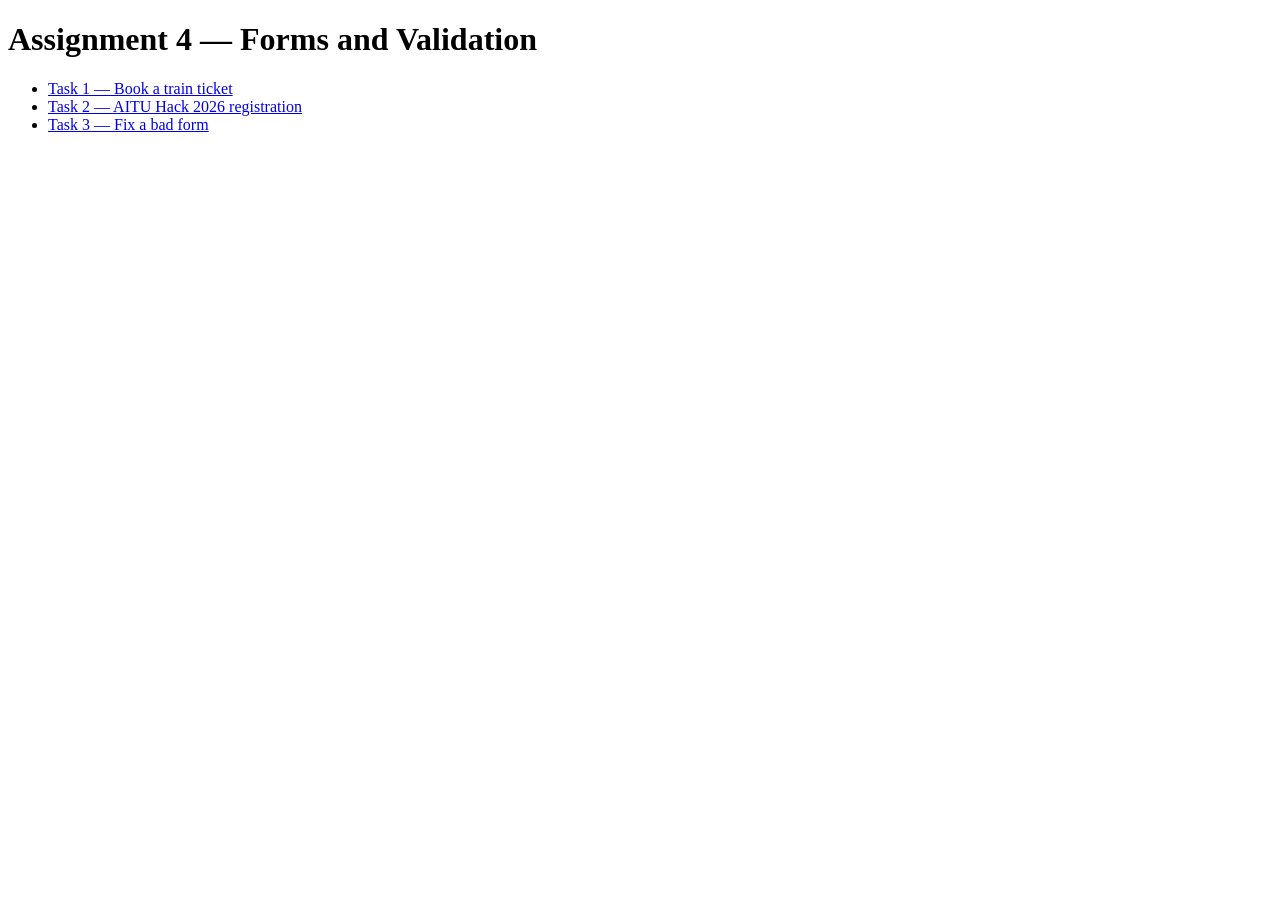
<file: index.html>
<!DOCTYPE html>
<html lang="en">
<head>
  <meta charset="UTF-8">
  <meta name="viewport" content="width=device-width, initial-scale=1.0">
  <title>Assignment 4 — Forms and Validation</title>
</head>
<body>
  <h1>Assignment 4 — Forms and Validation</h1>
  <ul>
    <li><a href="task1/task1.html">Task 1 — Book a train ticket</a></li>
    <li><a href="task2/task2.html">Task 2 — AITU Hack 2026 registration</a></li>
    <li><a href="task3/task3.html">Task 3 — Fix a bad form</a></li>
  </ul>
</body>
</html>
</file>
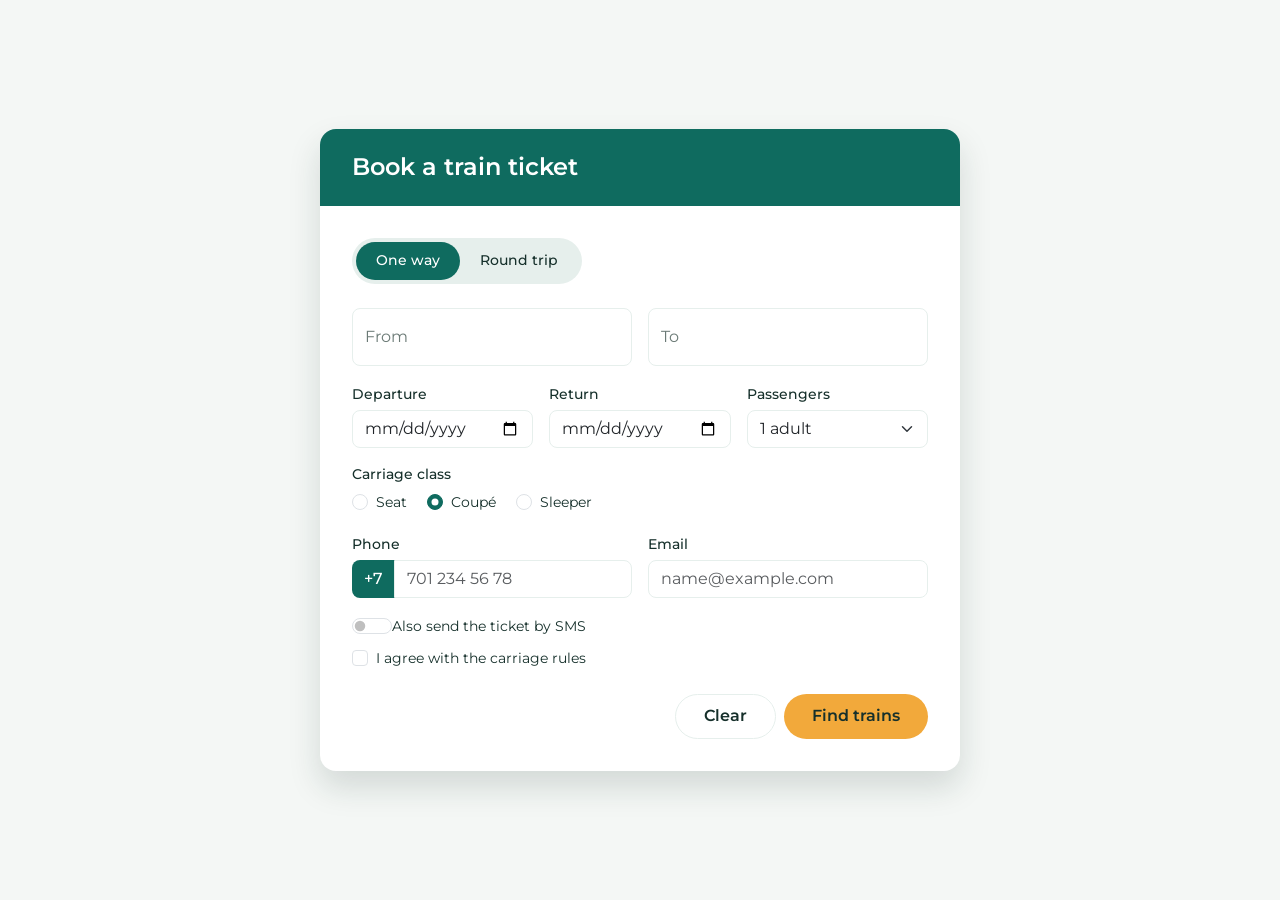
<file: task1/task1.html>
<!DOCTYPE html>
<html lang="en">
<head>
  <meta charset="UTF-8">
  <meta name="viewport" content="width=device-width, initial-scale=1.0">
  <title>Book a train ticket</title>

  <link href="https://cdn.jsdelivr.net/npm/bootstrap@5.3.3/dist/css/bootstrap.min.css" rel="stylesheet">
  <link href="https://fonts.googleapis.com/css2?family=Montserrat:wght@400;500;600;700&display=swap" rel="stylesheet">
  <link rel="stylesheet" href="task1.css">
</head>
<body>

  <div class="ticket-wrapper">
    <div class="ticket-card">
      <div class="ticket-card__header">
        <h2 class="ticket-card__title">Book a train ticket</h2>
      </div>
      <div class="ticket-card__body">
 <form novalidate>
    <div class="trip-toggle" role="radiogroup" aria-label="Trip type">
    <input type="radio" class="btn-check" name="tripType" id="oneWay" autocomplete="off" checked>
    <label class="trip-toggle__btn" for="oneWay">One way</label>

    <input type="radio" class="btn-check" name="tripType" id="roundTrip" autocomplete="off">
    <label class="trip-toggle__btn" for="roundTrip">Round trip</label>
  </div>
  <div class="row g-3 mb-3">
  <div class="col-12 col-md-6">
    <div class="form-floating">
      <input type="text" class="form-control" id="fromCity" placeholder="City" required>
      <label for="fromCity">From</label>
    </div>
  </div>
  <div class="col-12 col-md-6">
    <div class="form-floating">
      <input type="text" class="form-control" id="toCity" placeholder="City" required>
      <label for="toCity">To</label>
    </div>
  </div>
</div>
<div class="row g-3 mb-3">
  <div class="col-12 col-md-4">
    <label for="departure" class="form-label">Departure</label>
    <input type="date" class="form-control" id="departure" required>
  </div>
  <div class="col-12 col-md-4">
    <label for="returnDate" class="form-label">Return</label>
    <input type="date" class="form-control" id="returnDate">
  </div>
  <div class="col-12 col-md-4">
    <label for="passengers" class="form-label">Passengers</label>
    <select class="form-select" id="passengers" required>
      <option value="1" selected>1 adult</option>
      <option value="2">2 adults</option>
      <option value="3">3 adults</option>
      <option value="4">4 adults</option>
      <option value="5">5 adults</option>
      <option value="6">6 adults</option>
    </select>
  </div>
</div>
<div class="mb-3">
  <label class="form-label d-block">Carriage class</label>

  <div class="form-check form-check-inline">
    <input class="form-check-input" type="radio" name="carriageClass" id="seat" value="seat" required>
    <label class="form-check-label" for="seat">Seat</label>
  </div>

  <div class="form-check form-check-inline">
    <input class="form-check-input" type="radio" name="carriageClass" id="coupe" value="coupe" checked>
    <label class="form-check-label" for="coupe">Coupé</label>
  </div>

  <div class="form-check form-check-inline">
    <input class="form-check-input" type="radio" name="carriageClass" id="sleeper" value="sleeper">
    <label class="form-check-label" for="sleeper">Sleeper</label>
  </div>
</div>
<div class="row g-3 mb-3">
  <div class="col-12 col-md-6">
    <label for="phone" class="form-label">Phone</label>
    <div class="input-group">
      <span class="input-group-text">+7</span>
      <input type="tel" class="form-control" id="phone" placeholder="701 234 56 78" required>
    </div>
  </div>
  <div class="col-12 col-md-6">
    <label for="email" class="form-label">Email</label>
    <input type="email" class="form-control" id="email" placeholder="name@example.com" required>
  </div>
</div>
<div class="form-check form-switch mb-2">
  <input class="form-check-input" type="checkbox" role="switch" id="smsNotify">
  <label class="form-check-label" for="smsNotify">Also send the ticket by SMS</label>
</div>

<div class="form-check mb-4">
  <input class="form-check-input" type="checkbox" id="agreement" required>
  <label class="form-check-label" for="agreement">I agree with the carriage rules</label>
</div>
<div class="d-flex flex-column-reverse flex-md-row justify-content-md-end gap-2 mt-2">
  <button type="reset" class="btn btn-outline-secondary ticket-btn">Clear</button>
  <button type="submit" class="btn ticket-btn ticket-btn--primary">Find trains</button>
</div>
</form>
      </div>
    </div>
  </div>

</body>
</html>
</file>
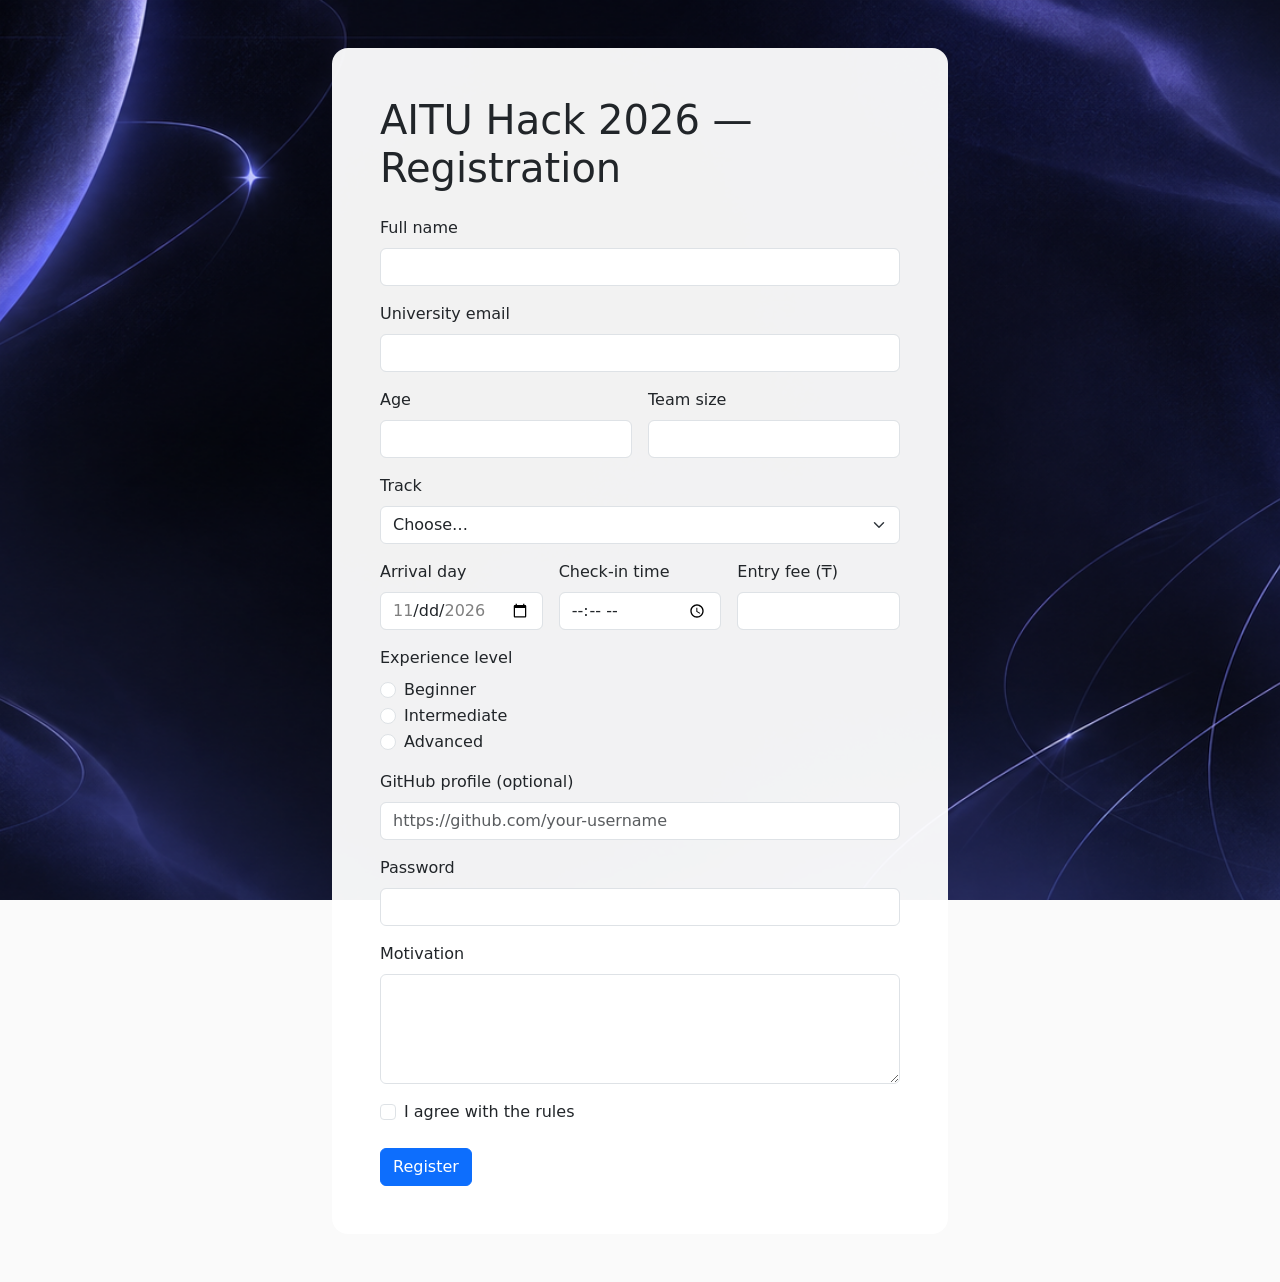
<file: task2/task2.html>
<!DOCTYPE html>
<html lang="en">
<head>
  <meta charset="UTF-8">
  <meta name="viewport" content="width=device-width, initial-scale=1.0">
  <title>AITU Hack 2026 — Registration</title>

  <link href="https://cdn.jsdelivr.net/npm/bootstrap@5.3.3/dist/css/bootstrap.min.css" rel="stylesheet">
  <link rel="stylesheet" href="task2.css">
</head>
<body>

  <div class="container py-5" style="max-width: 40rem;">
    <div class="p-4 p-md-5 rounded-4" style="background-color: rgba(255, 255, 255, 0.95);">
    <h1 class="mb-4">AITU Hack 2026 — Registration</h1>
    <img src="media/фиту.png" alt="" class="page-bg">

    <form>
     <div class="mb-3">
  <label for="fullName" class="form-label">Full name</label>
  <input type="text" class="form-control" id="fullName" name="fullName"
         minlength="2" maxlength="40" required>
  <div class="invalid-feedback">Full name must be 2–40 characters.</div>
</div>
<div class="mb-3">
  <label for="universityEmail" class="form-label">University email</label>
  <input type="email" class="form-control" id="universityEmail" name="universityEmail" required>
  <div class="invalid-feedback">Enter a valid email address.</div>
</div>
<div class="row g-3 mb-3">
  <div class="col-12 col-sm-6">
    <label for="age" class="form-label">Age</label>
    <input type="number" class="form-control" id="age" name="age"
           min="16" max="30" step="1" required>
    <div class="invalid-feedback">Age must be a whole number from 16 to 30.</div>
  </div>
  <div class="col-12 col-sm-6">
    <label for="teamSize" class="form-label">Team size</label>
    <input type="number" class="form-control" id="teamSize" name="teamSize"
           min="1" max="4" step="1" required>
    <div class="invalid-feedback">Team size must be a whole number from 1 to 4.</div>
  </div>
</div>
<div class="mb-3">
  <label for="track" class="form-label">Track</label>
  <select class="form-select" id="track" name="track" required>
    <option value="" selected disabled>Choose…</option>
    <option value="Web">Web</option>
    <option value="Mobile">Mobile</option>
    <option value="AI">AI</option>
    <option value="GameDev">GameDev</option>
  </select>
  <div class="invalid-feedback">Please choose a track.</div>
</div>
<div class="row g-3 mb-3">
  <div class="col-12 col-sm-4">
    <label for="arrivalDay" class="form-label">Arrival day</label>
    <input type="date" class="form-control" id="arrivalDay" name="arrivalDay"
           min="2026-11-20" max="2026-11-22" required>
    <div class="invalid-feedback">Choose a date between 20 and 22 November 2026.</div>
  </div>
  <div class="col-12 col-sm-4">
    <label for="checkInTime" class="form-label">Check-in time</label>
    <input type="time" class="form-control" id="checkInTime" name="checkInTime"
           min="09:00" max="18:00" step="1800" required>
    <div class="invalid-feedback">Choose a time 09:00–18:00, every 30 minutes.</div>
  </div>
  <div class="col-12 col-sm-4">
    <label for="entryFee" class="form-label">Entry fee (₸)</label>
    <input type="number" class="form-control" id="entryFee" name="entryFee"
           min="0" max="5000" step="500" required>
    <div class="invalid-feedback">Fee must be 0–5000 ₸, in steps of 500.</div>
  </div>
</div>
<div class="mb-3">
  <label class="form-label d-block">Experience level</label>

  <div class="form-check">
    <input class="form-check-input" type="radio" name="experience" id="expBeginner" value="Beginner" required>
    <label class="form-check-label" for="expBeginner">Beginner</label>
  </div>
  <div class="form-check">
    <input class="form-check-input" type="radio" name="experience" id="expIntermediate" value="Intermediate">
    <label class="form-check-label" for="expIntermediate">Intermediate</label>
  </div>
  <div class="form-check">
    <input class="form-check-input" type="radio" name="experience" id="expAdvanced" value="Advanced">
    <label class="form-check-label" for="expAdvanced">Advanced</label>
  </div>
</div>

<div class="mb-3">
  <label for="githubProfile" class="form-label">GitHub profile (optional)</label>
  <input type="url" class="form-control" id="githubProfile" name="githubProfile"
         placeholder="https://github.com/your-username">
  <div class="invalid-feedback">Enter a full link starting with https://</div>
</div>

<div class="mb-3">
  <label for="password" class="form-label">Password</label>
  <input type="password" class="form-control" id="password" name="password"
         minlength="8" maxlength="20" required>
  <div class="invalid-feedback">Password must be 8–20 characters.</div>
</div>
<div class="mb-3">
  <label for="motivation" class="form-label">Motivation</label>
  <textarea class="form-control" id="motivation" name="motivation" rows="4"
            minlength="50" maxlength="300" required></textarea>
  <div class="invalid-feedback">Write 50–300 characters.</div>
</div>

<div class="form-check mb-4">
  <input class="form-check-input" type="checkbox" id="rulesAgreement" required>
  <label class="form-check-label" for="rulesAgreement">I agree with the rules</label>
</div>

<button type="submit" class="btn btn-primary">Register</button>
    </form>
  </div>
  </div>


</body>
</html>
</file>
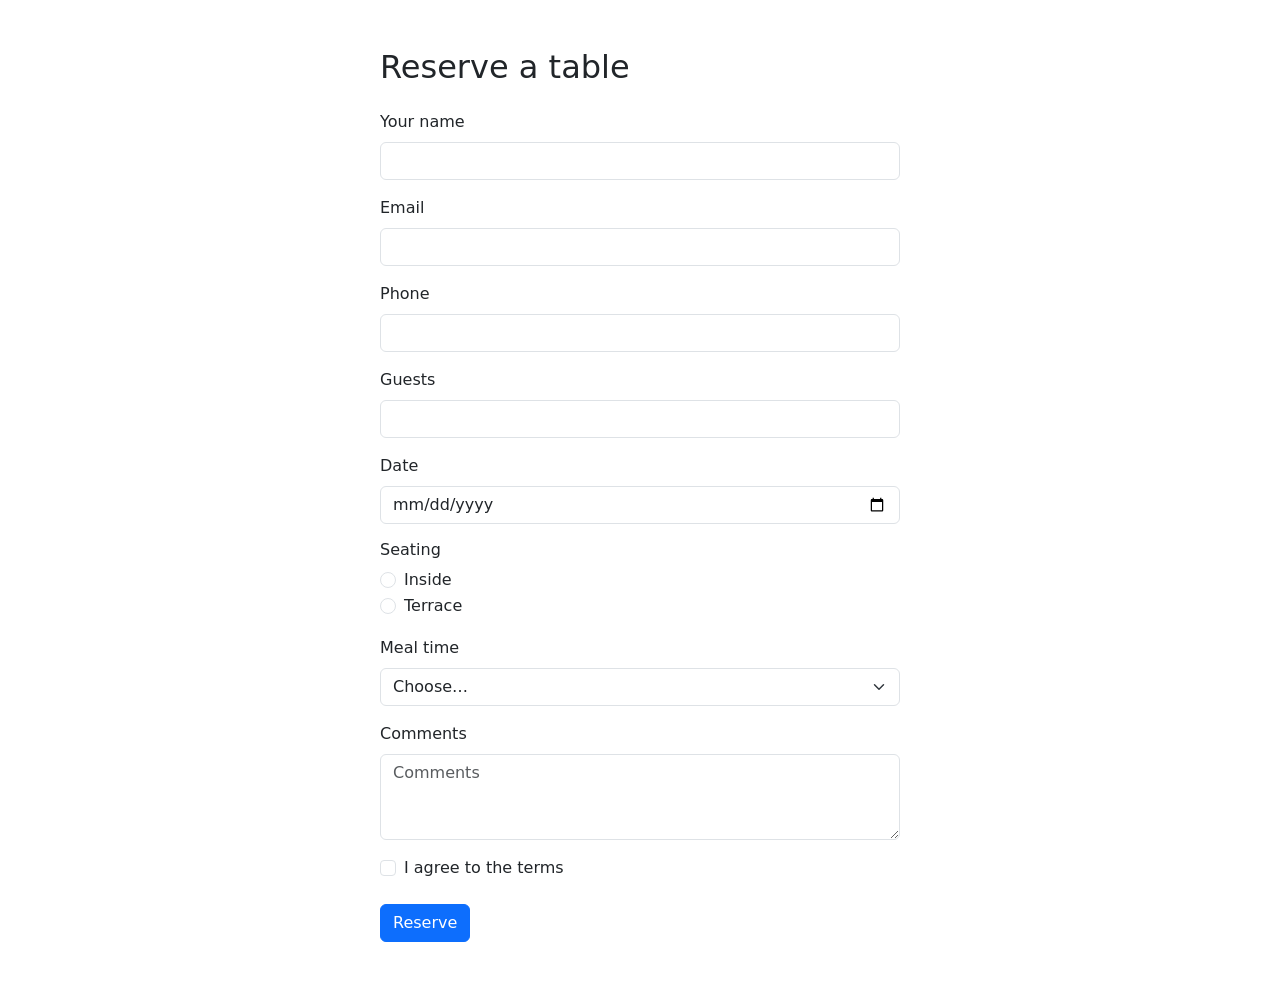
<file: task3/task3.html>
<!DOCTYPE html>
<html lang="en">
<head>
  <meta charset="UTF-8">
  <meta name="viewport" content="width=device-width, initial-scale=1.0">
  <title>Reserve a table</title>
  <link href="https://cdn.jsdelivr.net/npm/bootstrap@5.3.3/dist/css/bootstrap.min.css" rel="stylesheet">
</head>
<body>

  <div class="container py-5" style="max-width: 34rem;">
    <h2 class="mb-4">Reserve a table</h2>

    <form>
      <div class="mb-3">
        <label for="name" class="form-label">Your name</label>
        <input type="text" class="form-control" id="name" name="name" required>
      </div>

      <div class="mb-3">
        <label for="email" class="form-label">Email</label>
        <input type="email" class="form-control" id="email" name="email" required>
      </div>

      <div class="mb-3">
        <label for="phone" class="form-label">Phone</label>
        <input type="tel" class="form-control" id="phone" name="phone" required>
      </div>

      <div class="mb-3">
        <label for="guests" class="form-label">Guests</label>
        <input type="number" class="form-control" id="guests" name="guests" min="1" max="20" required>
      </div>

      <div class="mb-3">
        <label for="date" class="form-label">Date</label>
        <input type="date" class="form-control" id="date" name="date" required>
      </div>

      <fieldset class="mb-3">
        <legend class="form-label h6">Seating</legend>
        <div class="form-check">
          <input class="form-check-input" type="radio" name="seating" id="seatingInside" value="inside" required>
          <label class="form-check-label" for="seatingInside">Inside</label>
        </div>
        <div class="form-check">
          <input class="form-check-input" type="radio" name="seating" id="seatingTerrace" value="terrace">
          <label class="form-check-label" for="seatingTerrace">Terrace</label>
        </div>
      </fieldset>

      <div class="mb-3">
        <label for="mealTime" class="form-label">Meal time</label>
        <select class="form-select" id="mealTime" name="mealTime" required>
        <option value="" selected disabled>Choose…</option>
          <option value="Lunch">Lunch</option>
          <option value="Dinner">Dinner</option>
        </select>
      </div>

      <div class="mb-3">
        <label for="comments" class="form-label">Comments</label>
        <textarea class="form-control" id="comments" name="comments" rows="3" placeholder="Comments"></textarea>
      </div>

      <div class="form-check mb-4">
        <input class="form-check-input" type="checkbox" id="terms" name="terms" required>
        <label class="form-check-label" for="terms">I agree to the terms</label>
      </div>

      <button type="submit" class="btn btn-primary">Reserve</button>
    </form>
  </div>

</body>
</html>
</file>
<file: task1/task1.css>
body {
  margin: 0;
  font-family: 'Montserrat', sans-serif;
  background-color: #F4F7F5;
}

.ticket-wrapper {
  min-height: 100vh;
  display: flex;
  align-items: center;
  justify-content: center;
  padding: 2rem 1rem;
}

.ticket-card {
  width: 100%;
  max-width: 40rem;
  background-color: #ffffff;
  border-radius: 1rem;
  overflow: hidden;
  box-shadow: 0 1rem 2rem rgba(22, 48, 43, 0.15);
}

.ticket-card__header {
  background-color: #0F6B5F;
  padding: 1.5rem 2rem;
}

.ticket-card__title {
  color: #ffffff;
  font-weight: 600;
  font-size: 1.5rem;
  margin: 0;
}

.ticket-card__body {
  padding: 2rem;
}


.trip-toggle {
  display: inline-flex;
  background-color: #E6EFEC;
  border-radius: 999px;
  padding: 0.25rem;
  margin-bottom: 1.5rem;
}

.trip-toggle__btn {
  padding: 0.5rem 1.25rem;
  border-radius: 999px;
  font-weight: 500;
  font-size: 0.9rem;
  color: #16302B;
  cursor: pointer;
  user-select: none;
}

.btn-check:checked + .trip-toggle__btn {
  background-color: #0F6B5F;
  color: #ffffff;
}

.form-control {
  border: 1px solid #E6EFEC;
  border-radius: 0.5rem;
}

.form-control:focus {
  border-color: #0F6B5F;
  box-shadow: 0 0 0 0.2rem rgba(15, 107, 95, 0.15);
}

.form-floating > label {
  color: #6b7a76;
}

.form-label {
  font-weight: 500;
  font-size: 0.85rem;
  color: #16302B;
  margin-bottom: 0.35rem;
}

.form-select {
  border: 1px solid #E6EFEC;
  border-radius: 0.5rem;
}

.form-select:focus {
  border-color: #0F6B5F;
  box-shadow: 0 0 0 0.2rem rgba(15, 107, 95, 0.15);
}

.form-check-input:checked {
  background-color: #0F6B5F;
  border-color: #0F6B5F;
}

.form-check-input:focus {
  border-color: #0F6B5F;
  box-shadow: 0 0 0 0.2rem rgba(15, 107, 95, 0.15);
}

.form-check-label {
  font-size: 0.95rem;
  color: #16302B;
}
.input-group-text {
  background-color: #0F6B5F;
  color: #ffffff;
  border: none;
  border-radius: 0.5rem 0 0 0.5rem;
  font-weight: 500;
}

.input-group .form-control {
  border-radius: 0 0.5rem 0.5rem 0;
}

.form-switch .form-check-input {
  width: 2.5rem;
}

.form-check-label {
  font-size: 0.9rem;
}

.ticket-btn {
  padding: 0.6rem 1.75rem;
  border-radius: 999px;
  font-weight: 600;
}

.btn-outline-secondary.ticket-btn {
  border-color: #E6EFEC;
  color: #16302B;
}

.btn-outline-secondary.ticket-btn:hover {
  background-color: #E6EFEC;
  color: #16302B;
}

.ticket-btn--primary {
  background-color: #F2A93B;
  color: #16302B;
  border: none;
}

.ticket-btn--primary:hover {
  background-color: #dd9831;
  color: #16302B;
}
</file>
<file: task2/task2.css>
body {
  background-color: #fafafa;
}

input:user-invalid,
select:user-invalid,
textarea:user-invalid {
  border-color: #dc3545;
}

input:user-invalid ~ .invalid-feedback,
select:user-invalid ~ .invalid-feedback,
textarea:user-invalid ~ .invalid-feedback {
  display: block;
}

.page-bg {
  position: fixed;
  top: 0;
  left: 0;
  width: 100%;
  height: 100%;
  object-fit: cover;
  z-index: -1;
}
</file>
